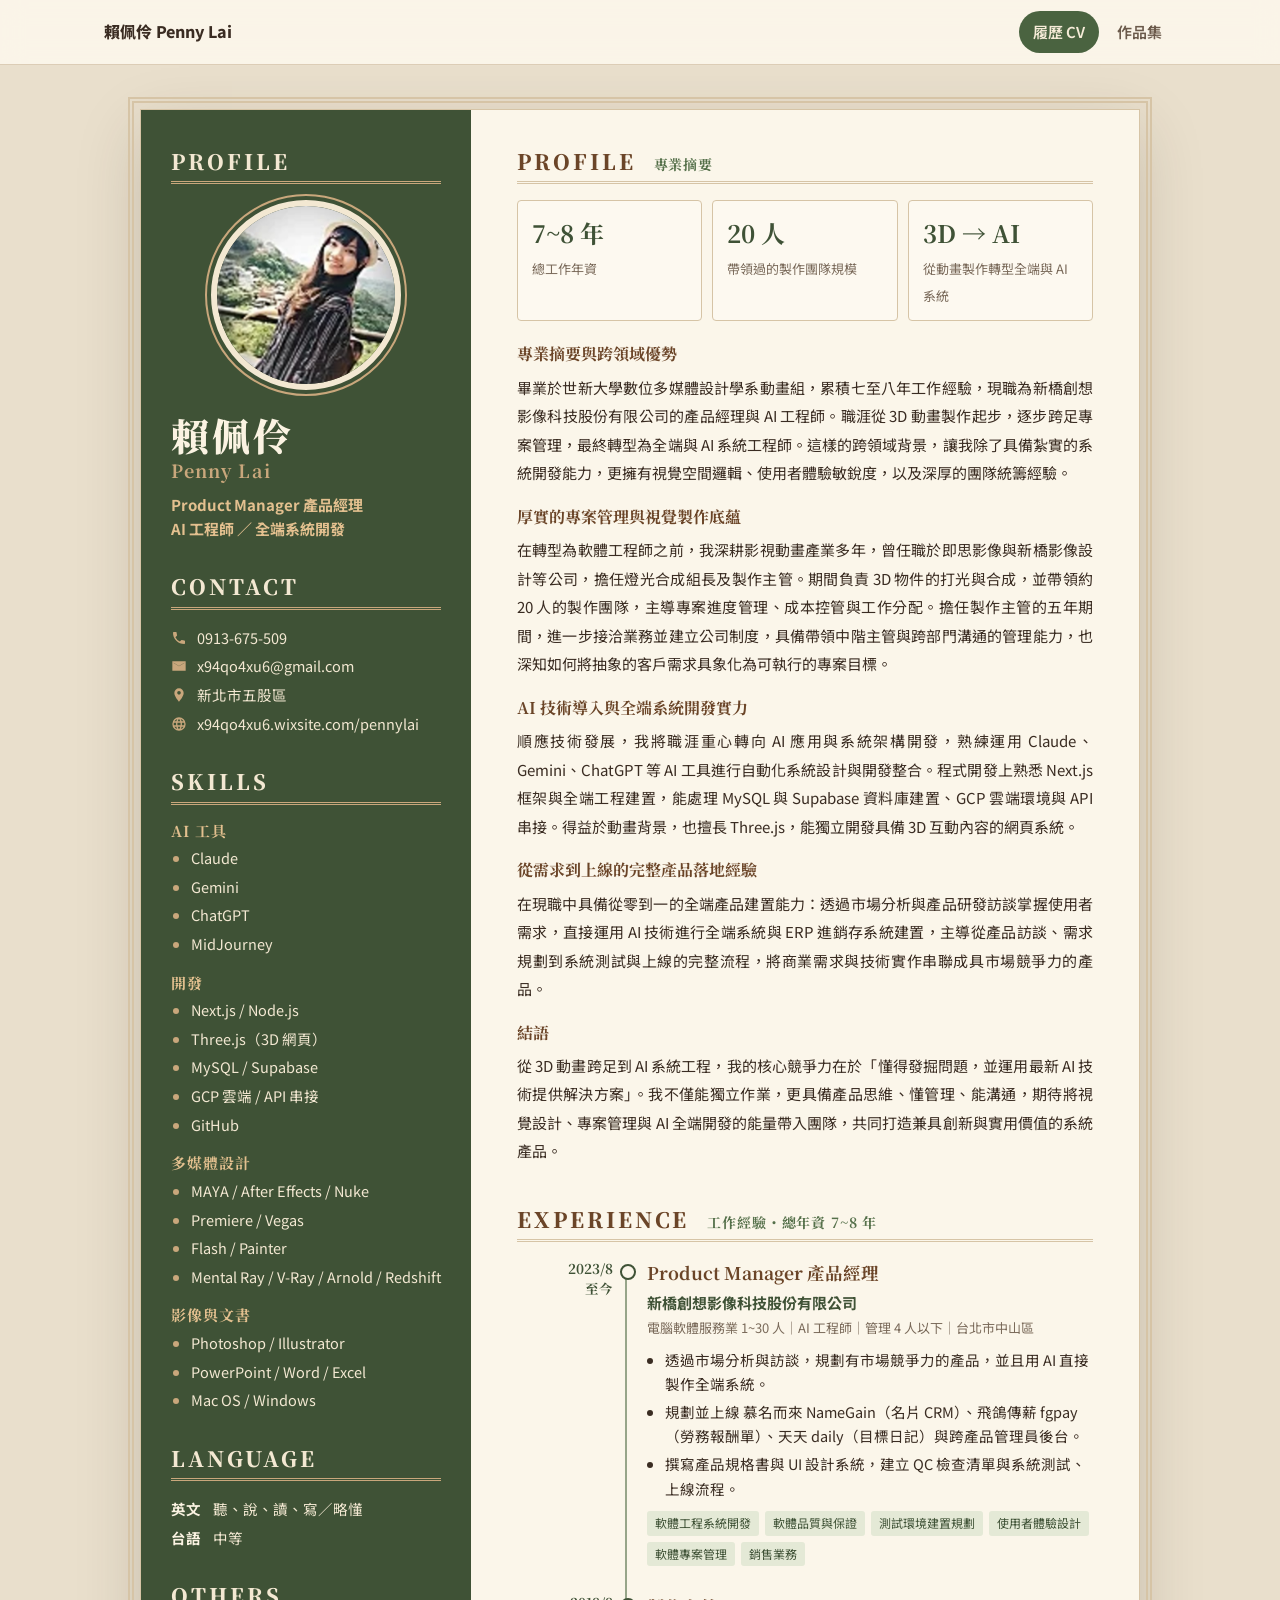
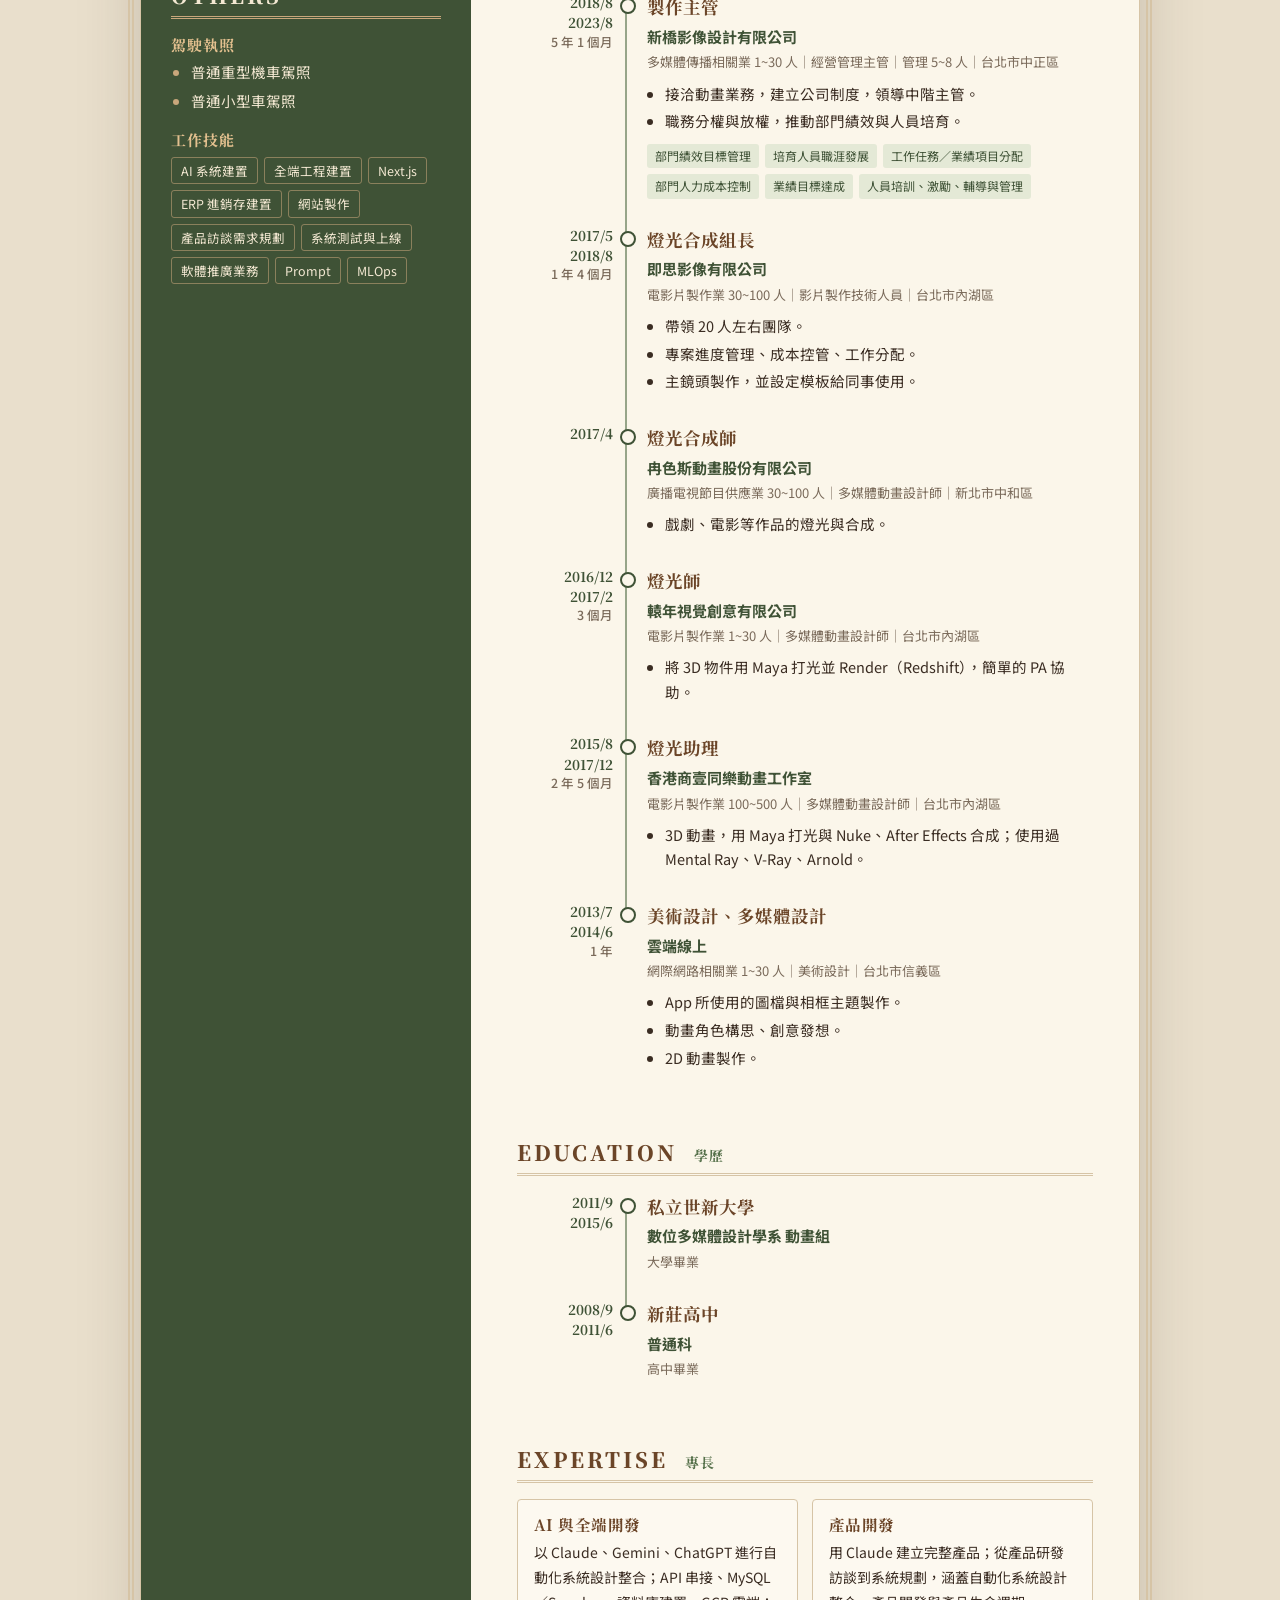
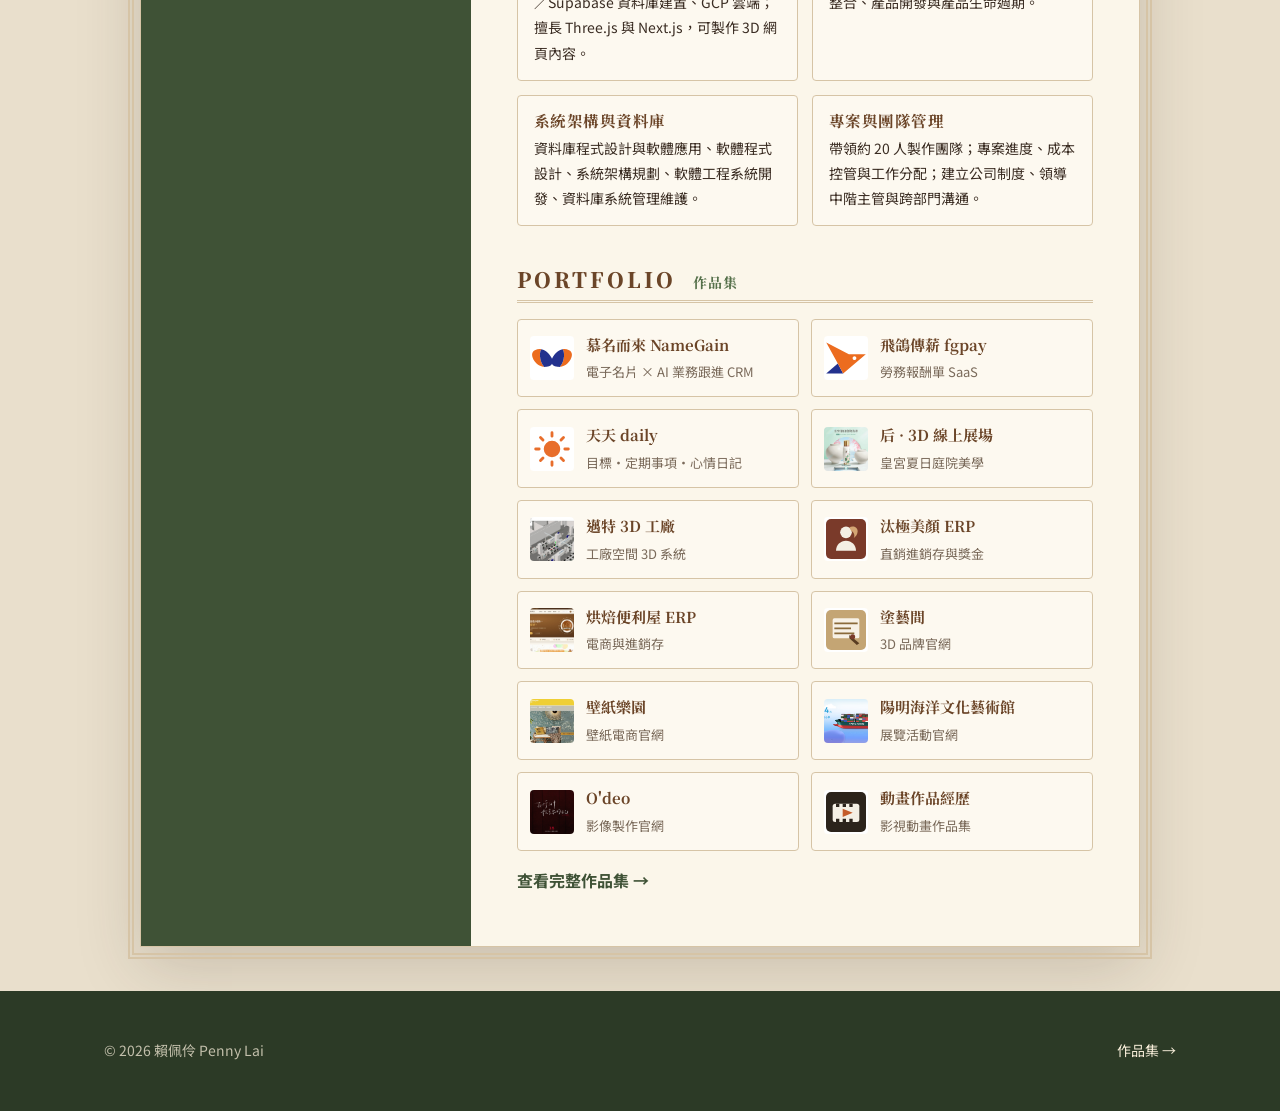
<file: index.html>
<!doctype html>
<html lang="zh-Hant">
<head>
<meta charset="utf-8">
<meta name="viewport" content="width=device-width,initial-scale=1">
<title>賴佩伶 Penny Lai｜履歷</title>
<link rel="icon" href="data:,">
<meta name="description" content="賴佩伶 履歷：產品經理 / AI 工程師，世新大學數位多媒體設計學系動畫組畢業，7~8 年工作經驗，從 3D 動畫跨足 AI 全端系統開發。">
<link rel="preconnect" href="https://fonts.googleapis.com">
<link rel="preconnect" href="https://fonts.gstatic.com" crossorigin>
<link href="https://fonts.googleapis.com/css2?family=Noto+Sans+TC:wght@400;500;700&family=Noto+Serif+TC:wght@600;700;900&display=swap" rel="stylesheet">
<link rel="stylesheet" href="css/style.css">
<style>
  :root{
    --forest:#3f5236; --forest-2:#55704a; --sage:#e4e9d6;
    --coffee:#6b4528; --caramel:#c9a77c; --cream:#fbf6ea; --cream-2:#f3e8d2;
    --text:#3a2c22; --muted:#7a6a5a; --rule:#d6c4a6;
  }
  body{background-color:#e9dfcc}
  .resume{max-width:1000px;margin:44px auto;background:var(--cream);display:grid;grid-template-columns:330px 1fr;border:1px solid var(--rule);outline:6px double var(--rule);outline-offset:6px;box-shadow:0 20px 60px rgba(58,44,34,.18)}
  .side{background:var(--forest);padding:38px 30px 44px;color:var(--cream-2)}
  .main{padding:38px 46px 52px;color:var(--text)}
  .r-h{font-family:"Noto Serif TC",Georgia,serif;font-weight:900;font-size:21px;letter-spacing:.14em;margin:0 0 16px;padding-bottom:6px}
  .side .r-h{color:var(--cream-2);border-bottom:3px double var(--caramel)}
  .main .r-h{color:var(--coffee);border-bottom:3px double var(--rule);margin-top:40px}
  .main .r-h:first-child{margin-top:0}
  .r-h small{font-size:14px;letter-spacing:.06em;color:var(--forest-2);margin-left:10px;font-weight:700}
  .side .r-h small{color:var(--caramel)}
  .photo{width:190px;height:190px;border-radius:50%;margin:8px auto 22px;overflow:hidden;background:var(--cream-2);border:6px solid var(--cream-2);outline:2px solid var(--caramel);outline-offset:4px}
  .photo img{width:100%;height:100%;object-fit:cover}
  .name{font-family:"Noto Serif TC",Georgia,serif;font-weight:900;font-size:38px;line-height:1.2;color:#fbf3e2;margin:0;letter-spacing:.08em}
  .name small{display:block;font-size:18px;font-weight:700;color:var(--caramel);letter-spacing:.06em;margin-top:2px}
  .title{color:#e3c08f;font-weight:700;margin:12px 0 0;font-size:15px;line-height:1.6}
  .side section+section{margin-top:32px}
  .side ul{margin:0 0 6px;padding-left:20px}
  .side li{margin:4px 0;font-size:14.5px}
  .side li::marker{color:var(--caramel)}
  .side a{color:var(--cream-2)}
  .side h4{margin:16px 0 6px;font-size:15px;font-weight:700;color:#e3c08f;font-family:"Noto Serif TC",Georgia,serif;letter-spacing:.06em}
  .contact{list-style:none;padding:0!important}
  .contact li{display:flex;gap:10px;align-items:flex-start;word-break:break-all}
  .contact svg{flex:none;width:16px;height:16px;margin-top:4px;fill:var(--caramel)}
  .lang{display:grid;grid-template-columns:auto 1fr;gap:4px 12px;font-size:14.5px}
  .lang b{color:#fbf3e2}
  .tags{display:flex;flex-wrap:wrap;gap:6px;margin-top:8px}
  .tags span{font-size:12.5px;padding:2px 9px;border:1px solid rgba(201,167,124,.55);border-radius:3px;color:var(--cream-2)}

  .about p{margin:0 0 14px;font-size:15px;line-height:1.9;color:var(--text);text-align:justify}
  .about b{color:var(--coffee);font-family:"Noto Serif TC",Georgia,serif;display:block;font-size:16px;margin-bottom:4px}
  .highlights{display:grid;grid-template-columns:repeat(3,1fr);gap:10px;margin-bottom:18px}
  .highlights div{border:1px solid var(--rule);background:#fdf9f0;padding:12px 14px;border-radius:4px}
  .highlights strong{display:block;font-family:"Noto Serif TC",Georgia,serif;font-size:24px;color:var(--forest)}
  .highlights span{font-size:13px;color:var(--muted)}

  .xp-item{display:grid;grid-template-columns:96px 1fr;gap:0 24px;position:relative;padding-bottom:26px}
  .xp-item::before{content:"";position:absolute;left:108px;top:8px;bottom:-8px;width:2px;background:var(--forest-2);opacity:.6}
  .xp-item::after{content:"";position:absolute;left:103px;top:6px;width:12px;height:12px;border-radius:50%;background:var(--cream);border:2px solid var(--forest)}
  .xp-item:last-child::before{display:none}
  .xp-date{font-weight:700;font-size:13.5px;color:var(--forest);text-align:right;line-height:1.5;font-family:"Noto Serif TC",Georgia,serif}
  .xp-date em{display:block;font-style:normal;font-weight:500;color:var(--muted);font-size:12.5px;font-family:"Noto Sans TC",sans-serif}
  .xp-body{padding-left:10px}
  .xp-title{font-weight:700;font-size:17.5px;color:var(--coffee);font-family:"Noto Serif TC",Georgia,serif}
  .xp-org{font-weight:700;color:var(--forest);font-size:15px;margin-top:2px}
  .xp-meta{font-size:13px;color:var(--muted);margin-top:2px}
  .xp-desc{color:var(--text);font-size:14.5px;margin-top:8px}
  .xp-desc ul{margin:0;padding-left:18px}
  .xp-desc li{margin:3px 0}
  .xp-tags{display:flex;flex-wrap:wrap;gap:6px;margin-top:10px}
  .xp-tags span{font-size:12px;padding:2px 8px;border-radius:3px;background:var(--sage);color:var(--forest)}

  .skill-grid{display:grid;grid-template-columns:repeat(2,1fr);gap:14px}
  .skill-card{border:1px solid var(--rule);background:#fdf9f0;border-radius:4px;padding:14px 16px}
  .skill-card h4{font-family:"Noto Serif TC",Georgia,serif;color:var(--coffee);font-size:15.5px;margin-bottom:6px}
  .skill-card p{font-size:14px;color:var(--text);margin:0;line-height:1.8}

  .works{display:grid;grid-template-columns:repeat(2,1fr);gap:12px}
  .work{display:flex;gap:12px;align-items:center;padding:12px;border:1px solid var(--rule);border-radius:4px;color:var(--text);background:#fdf9f0}
  .work:hover{background:var(--sage);text-decoration:none}
  .work img{width:44px;height:44px;object-fit:cover;border-radius:4px;background:#fff;flex:none}
  .work img.logo{object-fit:contain;padding:2px}
  .work b{display:block;font-size:15px;font-family:"Noto Serif TC",Georgia,serif;color:var(--coffee)}
  .work span{font-size:13px;color:var(--muted)}
  .to-pf{display:inline-block;margin-top:16px;font-weight:700;color:var(--forest)}

  @media(max-width:860px){
    .resume{grid-template-columns:1fr;margin:0;outline:0;border:0;box-shadow:none}
    .side,.main{padding:28px 16px}
    .highlights,.skill-grid,.works{grid-template-columns:1fr}
    .xp-item{grid-template-columns:78px 1fr;gap:0 18px}
    .xp-item::before{left:88px}.xp-item::after{left:83px}
  }
  @media print{body{background:#fff}.resume{margin:0;box-shadow:none;outline:0}.nav{display:none}}
</style>
</head>
<body>

<header class="nav">
  <div class="wrap">
    <a class="brand" href="index.html">賴佩伶 Penny Lai</a>
    <nav class="nav-links">
      <a href="index.html" class="active">履歷 CV</a>
      <a href="portfolio.html">作品集</a>
    </nav>
  </div>
</header>

<article class="resume">
  <!-- ========== 左側欄 ========== -->
  <aside class="side">
    <section>
      <h2 class="r-h">PROFILE</h2>
      <div class="photo"><img src="assets/photo.jpg" alt="賴佩伶"></div>
      <h1 class="name">賴佩伶<small>Penny Lai</small></h1>
      <div class="title">Product Manager 產品經理<br>AI 工程師 ／ 全端系統開發</div>
    </section>

    <section>
      <h2 class="r-h">CONTACT</h2>
      <ul class="contact">
        <li><svg viewBox="0 0 24 24"><path d="M6.6 10.8a15.1 15.1 0 006.6 6.6l2.2-2.2c.3-.3.7-.4 1-.2 1.1.4 2.3.6 3.6.6.6 0 1 .4 1 1V20c0 .6-.4 1-1 1A17 17 0 013 4c0-.6.4-1 1-1h3.5c.6 0 1 .4 1 1 0 1.3.2 2.5.6 3.6.1.3 0 .7-.2 1z"/></svg><a href="tel:0913675509">0913-675-509</a></li>
        <li><svg viewBox="0 0 24 24"><path d="M2 5h20v14H2zm2 2v.5l8 5 8-5V7l-8 5z"/></svg><a href="mailto:x94qo4xu6@gmail.com">x94qo4xu6@gmail.com</a></li>
        <li><svg viewBox="0 0 24 24"><path d="M12 2a7 7 0 00-7 7c0 5.3 7 13 7 13s7-7.7 7-13a7 7 0 00-7-7zm0 9.5A2.5 2.5 0 1112 6a2.5 2.5 0 010 5.5z"/></svg>新北市五股區</li>
        <li><svg viewBox="0 0 24 24"><path d="M12 2a10 10 0 100 20 10 10 0 000-20zm6.9 6h-2.9a15.7 15.7 0 00-1.4-3.6A8 8 0 0118.9 8zM12 4c.8 1.2 1.5 2.5 1.9 4h-3.8c.4-1.5 1.1-2.8 1.9-4zM4.3 14a8.2 8.2 0 010-4h3.4a16.5 16.5 0 000 4zm.8 2h2.9c.3 1.3.8 2.5 1.4 3.6A8 8 0 015.1 16zM8 8H5.1a8 8 0 014.3-3.6C8.8 5.5 8.3 6.7 8 8zm4 12c-.8-1.2-1.5-2.5-1.9-4h3.8c-.4 1.5-1.1 2.8-1.9 4zm2.3-6H9.7a14.7 14.7 0 010-4h4.6a14.7 14.7 0 010 4zm.3 5.6c.6-1.1 1.1-2.3 1.4-3.6h2.9a8 8 0 01-4.3 3.6zm1.7-5.6a16.5 16.5 0 000-4h3.4a8.2 8.2 0 010 4z"/></svg><a href="https://x94qo4xu6.wixsite.com/pennylai" target="_blank" rel="noopener">x94qo4xu6.wixsite.com/pennylai</a></li>
      </ul>
    </section>

    <section>
      <h2 class="r-h">SKILLS</h2>
      <h4>AI 工具</h4>
      <ul><li>Claude</li><li>Gemini</li><li>ChatGPT</li><li>MidJourney</li></ul>
      <h4>開發</h4>
      <ul>
        <li>Next.js / Node.js</li>
        <li>Three.js（3D 網頁）</li>
        <li>MySQL / Supabase</li>
        <li>GCP 雲端 / API 串接</li>
        <li>GitHub</li>
      </ul>
      <h4>多媒體設計</h4>
      <ul>
        <li>MAYA / After Effects / Nuke</li>
        <li>Premiere / Vegas</li>
        <li>Flash / Painter</li>
        <li>Mental Ray / V-Ray / Arnold / Redshift</li>
      </ul>
      <h4>影像與文書</h4>
      <ul>
        <li>Photoshop / Illustrator</li>
        <li>PowerPoint / Word / Excel</li>
        <li>Mac OS / Windows</li>
      </ul>
    </section>

    <section>
      <h2 class="r-h">LANGUAGE</h2>
      <div class="lang">
        <b>英文</b><span>聽、說、讀、寫／略懂</span>
        <b>台語</b><span>中等</span>
      </div>
    </section>

    <section>
      <h2 class="r-h">OTHERS</h2>
      <h4>駕駛執照</h4>
      <ul><li>普通重型機車駕照</li><li>普通小型車駕照</li></ul>
      <h4>工作技能</h4>
      <div class="tags">
        <span>AI 系統建置</span><span>全端工程建置</span><span>Next.js</span><span>ERP 進銷存建置</span><span>網站製作</span><span>產品訪談需求規劃</span><span>系統測試與上線</span><span>軟體推廣業務</span><span>Prompt</span><span>MLOps</span>
      </div>
    </section>
  </aside>

  <!-- ========== 右側主欄 ========== -->
  <div class="main">

    <h2 class="r-h">PROFILE <small>專業摘要</small></h2>
    <div class="highlights">
      <div><strong>7~8 年</strong><span>總工作年資</span></div>
      <div><strong>20 人</strong><span>帶領過的製作團隊規模</span></div>
      <div><strong>3D → AI</strong><span>從動畫製作轉型全端與 AI 系統</span></div>
    </div>
    <div class="about">
      <p><b>專業摘要與跨領域優勢</b>畢業於世新大學數位多媒體設計學系動畫組，累積七至八年工作經驗，現職為新橋創想影像科技股份有限公司的產品經理與 AI 工程師。職涯從 3D 動畫製作起步，逐步跨足專案管理，最終轉型為全端與 AI 系統工程師。這樣的跨領域背景，讓我除了具備紮實的系統開發能力，更擁有視覺空間邏輯、使用者體驗敏銳度，以及深厚的團隊統籌經驗。</p>
      <p><b>厚實的專案管理與視覺製作底蘊</b>在轉型為軟體工程師之前，我深耕影視動畫產業多年，曾任職於即思影像與新橋影像設計等公司，擔任燈光合成組長及製作主管。期間負責 3D 物件的打光與合成，並帶領約 20 人的製作團隊，主導專案進度管理、成本控管與工作分配。擔任製作主管的五年期間，進一步接洽業務並建立公司制度，具備帶領中階主管與跨部門溝通的管理能力，也深知如何將抽象的客戶需求具象化為可執行的專案目標。</p>
      <p><b>AI 技術導入與全端系統開發實力</b>順應技術發展，我將職涯重心轉向 AI 應用與系統架構開發，熟練運用 Claude、Gemini、ChatGPT 等 AI 工具進行自動化系統設計與開發整合。程式開發上熟悉 Next.js 框架與全端工程建置，能處理 MySQL 與 Supabase 資料庫建置、GCP 雲端環境與 API 串接。得益於動畫背景，也擅長 Three.js，能獨立開發具備 3D 互動內容的網頁系統。</p>
      <p><b>從需求到上線的完整產品落地經驗</b>在現職中具備從零到一的全端產品建置能力：透過市場分析與產品研發訪談掌握使用者需求，直接運用 AI 技術進行全端系統與 ERP 進銷存系統建置，主導從產品訪談、需求規劃到系統測試與上線的完整流程，將商業需求與技術實作串聯成具市場競爭力的產品。</p>
      <p><b>結語</b>從 3D 動畫跨足到 AI 系統工程，我的核心競爭力在於「懂得發掘問題，並運用最新 AI 技術提供解決方案」。我不僅能獨立作業，更具備產品思維、懂管理、能溝通，期待將視覺設計、專案管理與 AI 全端開發的能量帶入團隊，共同打造兼具創新與實用價值的系統產品。</p>
    </div>

    <h2 class="r-h">EXPERIENCE <small>工作經驗・總年資 7~8 年</small></h2>
    <div class="xp">

      <div class="xp-item">
        <div class="xp-date">2023/8<br>至今</div>
        <div class="xp-body">
          <div class="xp-title">Product Manager 產品經理</div>
          <div class="xp-org">新橋創想影像科技股份有限公司</div>
          <div class="xp-meta">電腦軟體服務業 1~30 人｜AI 工程師｜管理 4 人以下｜台北市中山區</div>
          <div class="xp-desc"><ul>
            <li>透過市場分析與訪談，規劃有市場競爭力的產品，並且用 AI 直接製作全端系統。</li>
            <li>規劃並上線 慕名而來 NameGain（名片 CRM）、飛鴿傳薪 fgpay（勞務報酬單）、天天 daily（目標日記）與跨產品管理員後台。</li>
            <li>撰寫產品規格書與 UI 設計系統，建立 QC 檢查清單與系統測試、上線流程。</li>
          </ul></div>
          <div class="xp-tags"><span>軟體工程系統開發</span><span>軟體品質與保證</span><span>測試環境建置規劃</span><span>使用者體驗設計</span><span>軟體專案管理</span><span>銷售業務</span></div>
        </div>
      </div>

      <div class="xp-item">
        <div class="xp-date">2018/8<br>2023/8<em>5 年 1 個月</em></div>
        <div class="xp-body">
          <div class="xp-title">製作主管</div>
          <div class="xp-org">新橋影像設計有限公司</div>
          <div class="xp-meta">多媒體傳播相關業 1~30 人｜經營管理主管｜管理 5~8 人｜台北市中正區</div>
          <div class="xp-desc"><ul>
            <li>接洽動畫業務，建立公司制度，領導中階主管。</li>
            <li>職務分權與放權，推動部門績效與人員培育。</li>
          </ul></div>
          <div class="xp-tags"><span>部門績效目標管理</span><span>培育人員職涯發展</span><span>工作任務／業績項目分配</span><span>部門人力成本控制</span><span>業績目標達成</span><span>人員培訓、激勵、輔導與管理</span></div>
        </div>
      </div>

      <div class="xp-item">
        <div class="xp-date">2017/5<br>2018/8<em>1 年 4 個月</em></div>
        <div class="xp-body">
          <div class="xp-title">燈光合成組長</div>
          <div class="xp-org">即思影像有限公司</div>
          <div class="xp-meta">電影片製作業 30~100 人｜影片製作技術人員｜台北市內湖區</div>
          <div class="xp-desc"><ul>
            <li>帶領 20 人左右團隊。</li>
            <li>專案進度管理、成本控管、工作分配。</li>
            <li>主鏡頭製作，並設定模板給同事使用。</li>
          </ul></div>
        </div>
      </div>

      <div class="xp-item">
        <div class="xp-date">2017/4</div>
        <div class="xp-body">
          <div class="xp-title">燈光合成師</div>
          <div class="xp-org">冉色斯動畫股份有限公司</div>
          <div class="xp-meta">廣播電視節目供應業 30~100 人｜多媒體動畫設計師｜新北市中和區</div>
          <div class="xp-desc"><ul><li>戲劇、電影等作品的燈光與合成。</li></ul></div>
        </div>
      </div>

      <div class="xp-item">
        <div class="xp-date">2016/12<br>2017/2<em>3 個月</em></div>
        <div class="xp-body">
          <div class="xp-title">燈光師</div>
          <div class="xp-org">轅年視覺創意有限公司</div>
          <div class="xp-meta">電影片製作業 1~30 人｜多媒體動畫設計師｜台北市內湖區</div>
          <div class="xp-desc"><ul><li>將 3D 物件用 Maya 打光並 Render（Redshift），簡單的 PA 協助。</li></ul></div>
        </div>
      </div>

      <div class="xp-item">
        <div class="xp-date">2015/8<br>2017/12<em>2 年 5 個月</em></div>
        <div class="xp-body">
          <div class="xp-title">燈光助理</div>
          <div class="xp-org">香港商壹同樂動畫工作室</div>
          <div class="xp-meta">電影片製作業 100~500 人｜多媒體動畫設計師｜台北市內湖區</div>
          <div class="xp-desc"><ul><li>3D 動畫，用 Maya 打光與 Nuke、After Effects 合成；使用過 Mental Ray、V-Ray、Arnold。</li></ul></div>
        </div>
      </div>

      <div class="xp-item">
        <div class="xp-date">2013/7<br>2014/6<em>1 年</em></div>
        <div class="xp-body">
          <div class="xp-title">美術設計、多媒體設計</div>
          <div class="xp-org">雲端線上</div>
          <div class="xp-meta">網際網路相關業 1~30 人｜美術設計｜台北市信義區</div>
          <div class="xp-desc"><ul>
            <li>App 所使用的圖檔與相框主題製作。</li>
            <li>動畫角色構思、創意發想。</li>
            <li>2D 動畫製作。</li>
          </ul></div>
        </div>
      </div>
    </div>

    <h2 class="r-h">EDUCATION <small>學歷</small></h2>
    <div class="xp">
      <div class="xp-item">
        <div class="xp-date">2011/9<br>2015/6</div>
        <div class="xp-body">
          <div class="xp-title">私立世新大學</div>
          <div class="xp-org">數位多媒體設計學系 動畫組</div>
          <div class="xp-meta">大學畢業</div>
        </div>
      </div>
      <div class="xp-item">
        <div class="xp-date">2008/9<br>2011/6</div>
        <div class="xp-body">
          <div class="xp-title">新莊高中</div>
          <div class="xp-org">普通科</div>
          <div class="xp-meta">高中畢業</div>
        </div>
      </div>
    </div>

    <h2 class="r-h">EXPERTISE <small>專長</small></h2>
    <div class="skill-grid">
      <div class="skill-card"><h4>AI 與全端開發</h4><p>以 Claude、Gemini、ChatGPT 進行自動化系統設計整合；API 串接、MySQL／Supabase 資料庫建置、GCP 雲端；擅長 Three.js 與 Next.js，可製作 3D 網頁內容。</p></div>
      <div class="skill-card"><h4>產品開發</h4><p>用 Claude 建立完整產品；從產品研發訪談到系統規劃，涵蓋自動化系統設計整合、產品開發與產品生命週期。</p></div>
      <div class="skill-card"><h4>系統架構與資料庫</h4><p>資料庫程式設計與軟體應用、軟體程式設計、系統架構規劃、軟體工程系統開發、資料庫系統管理維護。</p></div>
      <div class="skill-card"><h4>專案與團隊管理</h4><p>帶領約 20 人製作團隊；專案進度、成本控管與工作分配；建立公司制度、領導中階主管與跨部門溝通。</p></div>
    </div>

    <h2 class="r-h">PORTFOLIO <small>作品集</small></h2>
    <div class="works">
      <a class="work" href="portfolio.html#namegain"><img class="logo" src="assets/logo/namegain_logo.svg" alt=""><div><b>慕名而來 NameGain</b><span>電子名片 × AI 業務跟進 CRM</span></div></a>
      <a class="work" href="portfolio.html#fgpay"><img class="logo" src="assets/logo/fgpay-LOGO.svg" alt=""><div><b>飛鴿傳薪 fgpay</b><span>勞務報酬單 SaaS</span></div></a>
      <a class="work" href="portfolio.html#daily"><img class="logo" src="assets/logo/daily-icon.svg" alt=""><div><b>天天 daily</b><span>目標・定期事項・心情日記</span></div></a>
      <a class="work" href="portfolio.html#whoo"><img src="assets/works/whoo-shot.jpg" alt=""><div><b>后 · 3D 線上展場</b><span>皇宮夏日庭院美學</span></div></a>
      <a class="work" href="portfolio.html#might"><img src="assets/works/might-shot.jpg" alt=""><div><b>邁特 3D 工廠</b><span>工廠空間 3D 系統</span></div></a>
      <a class="work" href="portfolio.html#taichi"><img class="logo" src="assets/works/taichi.svg" alt=""><div><b>汰極美顏 ERP</b><span>直銷進銷存與獎金</span></div></a>
      <a class="work" href="portfolio.html#bakery"><img src="assets/works/bakery-shot.jpg" alt=""><div><b>烘焙便利屋 ERP</b><span>電商與進銷存</span></div></a>
      <a class="work" href="portfolio.html#tuart"><img class="logo" src="assets/works/tuart.svg" alt=""><div><b>塗藝間</b><span>3D 品牌官網</span></div></a>
      <a class="work" href="portfolio.html#wowpaper"><img src="assets/works/wowpaper.webp" alt=""><div><b>壁紙樂園</b><span>壁紙電商官網</span></div></a>
      <a class="work" href="portfolio.html#ymcf"><img src="assets/works/ymcf.jpg" alt=""><div><b>陽明海洋文化藝術館</b><span>展覽活動官網</span></div></a>
      <a class="work" href="portfolio.html#odeo"><img src="assets/works/odeo.jpg" alt=""><div><b>O'deo</b><span>影像製作官網</span></div></a>
      <a class="work" href="https://x94qo4xu6.wixsite.com/pennylai" target="_blank" rel="noopener"><img class="logo" src="assets/works/animation.svg" alt=""><div><b>動畫作品經歷</b><span>影視動畫作品集</span></div></a>
    </div>
    <a class="to-pf" href="portfolio.html">查看完整作品集 →</a>
  </div>
</article>

<footer class="foot">
  <div class="wrap">
    <span>© 2026 賴佩伶 Penny Lai</span>
    <span><a href="portfolio.html">作品集 →</a></span>
  </div>
</footer>
</body>
</html>
</file>
<file: css/style.css>
:root{
  --blue:#4a6340; --blue-deep:#2c3a26; --blue-tint:#e4e9d6;
  --orange:#8b5a34; --orange-tint:#f1e3cf;
  --ink:#3a2c22; --ink-2:#6b5a4b; --ink-3:#9a8875;
  --line:#dccdb6; --paper:#f3ead9; --card:#fbf6ea;
  --radius:8px; --shadow:0 1px 0 rgba(58,44,34,.06),0 6px 18px rgba(58,44,34,.08);
  --max:1120px;
}
*{box-sizing:border-box}
html{scroll-behavior:smooth;scroll-padding-top:84px}
body{margin:0;background-image:radial-gradient(rgba(139,90,52,.06) 1px,transparent 1px);background-size:4px 4px;font-family:"Noto Sans TC","PingFang TC","Microsoft JhengHei",system-ui,sans-serif;color:var(--ink);background:var(--paper);line-height:1.7;-webkit-font-smoothing:antialiased}
img{max-width:100%;display:block}
a{color:var(--blue);text-decoration:none}
a:hover{text-decoration:underline}
h1,h2,h3,h4{line-height:1.3;margin:0;font-weight:700;letter-spacing:.03em;font-family:"Noto Serif TC",Georgia,serif}
p{margin:0}
.wrap{max-width:var(--max);margin:0 auto;padding:0 24px}
@media(max-width:640px){.wrap{padding:0 16px}}

/* nav */
.nav{position:sticky;top:0;z-index:50;background:rgba(251,246,234,.94);backdrop-filter:saturate(1.4) blur(12px);border-bottom:1px solid var(--line)}
.nav .wrap{display:flex;align-items:center;justify-content:space-between;height:64px;gap:16px}
.brand{display:flex;align-items:center;font-weight:800;color:var(--ink);white-space:nowrap}
.brand:hover{text-decoration:none}
.nav-links{display:flex;gap:4px}
.nav-links a{padding:8px 14px;border-radius:999px;color:var(--ink-2);font-weight:600;font-size:15px}
.nav-links a:hover{background:var(--paper);text-decoration:none}
.nav-links a.active{background:var(--blue);color:#f6ecd8}

/* common */
.eyebrow{font-size:12px;font-weight:700;letter-spacing:.22em;color:var(--blue);font-family:"Noto Serif TC",Georgia,serif;text-transform:uppercase}
.section{padding:72px 0}
.section-head{margin-bottom:32px}
.section-head h2{font-size:clamp(26px,3.4vw,34px);margin-top:6px}
.section-head p{color:var(--ink-2);margin-top:10px;max-width:720px}
.card{background:var(--card);border:1px solid var(--line);border-radius:var(--radius);box-shadow:var(--shadow)}
.chip{display:inline-flex;align-items:center;padding:4px 12px;border-radius:999px;font-size:13px;font-weight:600;background:var(--paper);border:1px solid var(--line);color:var(--ink-2)}
.chip.blue{background:var(--blue-tint);border-color:transparent;color:var(--blue)}
.chip.orange{background:var(--orange-tint);border-color:transparent;color:var(--orange)}
.chips{display:flex;flex-wrap:wrap;gap:8px}
.btn{display:inline-flex;align-items:center;gap:8px;padding:12px 22px;border-radius:999px;font-weight:700;font-size:15px;border:1px solid transparent;transition:transform .15s,box-shadow .15s}
.btn:hover{text-decoration:none;transform:translateY(-1px)}
.btn-primary{background:var(--orange);color:#fff;box-shadow:0 3px 0 #5e3c22}
.btn-ghost{background:var(--card);color:var(--blue);border-color:var(--line)}
.btn-dark{background:rgba(255,255,255,.1);color:#fff;border-color:rgba(255,255,255,.25)}
.grid{display:grid;gap:20px}
.g2{grid-template-columns:repeat(2,minmax(0,1fr))}
.g3{grid-template-columns:repeat(3,minmax(0,1fr))}
.g4{grid-template-columns:repeat(4,minmax(0,1fr))}
@media(max-width:900px){.g3,.g4{grid-template-columns:repeat(2,minmax(0,1fr))}}
@media(max-width:640px){.g2,.g3,.g4{grid-template-columns:1fr}}

/* ===== CV ===== */
.cv-hero{background:radial-gradient(120% 90% at 85% 0%,#25339f 0%,var(--blue-deep) 55%,#070b35 100%);color:#fff;position:relative;overflow:hidden}
.cv-hero::after{content:"";position:absolute;right:-120px;bottom:-160px;width:420px;height:420px;background:var(--orange);opacity:.18;border-radius:48px;transform:rotate(24deg)}
.cv-hero .wrap{display:grid;grid-template-columns:200px 1fr;gap:40px;align-items:center;padding-top:72px;padding-bottom:72px;position:relative;z-index:1}
.avatar{width:200px;height:200px;border-radius:50%;object-fit:cover;border:4px solid rgba(255,255,255,.9);box-shadow:0 12px 40px rgba(0,0,0,.35)}
.cv-hero h1{font-size:clamp(34px,5vw,52px)}
.cv-hero h1 small{font-size:.5em;font-weight:600;opacity:.75;margin-left:10px}
.cv-hero .role{font-size:18px;color:#ffb98c;font-weight:700;margin-top:8px}
.cv-hero .lead{margin-top:16px;color:rgba(255,255,255,.82);max-width:640px}
.cv-hero .chips{margin-top:18px}
.cv-hero .chip{background:rgba(255,255,255,.1);border-color:rgba(255,255,255,.18);color:#fff}
.contact-row{display:flex;flex-wrap:wrap;gap:12px;margin-top:24px}
@media(max-width:760px){.cv-hero .wrap{grid-template-columns:1fr;text-align:left;gap:24px}.avatar{width:132px;height:132px}}

.stats{display:grid;grid-template-columns:repeat(4,1fr);gap:16px;margin-top:-36px;position:relative;z-index:2}
.stat{padding:22px 24px}
.stat b{display:block;font-size:30px;color:var(--blue);line-height:1.1}
.stat span{font-size:14px;color:var(--ink-2)}
@media(max-width:760px){.stats{grid-template-columns:repeat(2,1fr)}}

.cv-layout{display:grid;grid-template-columns:minmax(0,1fr) 340px;gap:28px;align-items:start}
@media(max-width:960px){.cv-layout{grid-template-columns:1fr}}
.block{padding:28px}
.block+.block{margin-top:24px}
.block h3{font-size:20px;display:flex;align-items:center;gap:10px;margin-bottom:18px}
.block h3::before{content:"";width:6px;height:20px;border-radius:3px;background:var(--orange)}

.timeline{position:relative;padding-left:22px}
.timeline::before{content:"";position:absolute;left:5px;top:6px;bottom:6px;width:2px;background:var(--line)}
.t-item{position:relative;padding-bottom:22px}
.t-item:last-child{padding-bottom:0}
.t-item::before{content:"";position:absolute;left:-22px;top:7px;width:12px;height:12px;border-radius:50%;background:#fff;border:3px solid var(--blue)}
.t-item.hl::before{border-color:var(--orange)}
.t-date{font-size:13px;font-weight:700;color:var(--orange)}
.t-title{font-weight:800;font-size:17px}
.t-org{color:var(--ink-2);font-size:14px}
.t-item ul{margin:8px 0 0;padding-left:18px;color:var(--ink-2);font-size:15px}
.t-item li{margin:3px 0}

.awards{list-style:none;margin:0;padding:0}
.awards li{display:grid;grid-template-columns:86px 1fr;gap:10px;padding:10px 0;border-bottom:1px dashed var(--line);font-size:15px}
.awards li:last-child{border-bottom:0}
.awards time{font-weight:700;color:var(--blue);font-size:13px;padding-top:2px}
.skill-group+.skill-group{margin-top:18px}
.skill-group h4{font-size:14px;color:var(--ink-3);margin-bottom:8px;font-weight:700}
.todo{border:1.5px dashed #f3b48c;background:var(--orange-tint);color:#9a4410;border-radius:12px;padding:12px 14px;font-size:14px}

.pf-card{overflow:hidden;display:flex;flex-direction:column;transition:transform .2s,box-shadow .2s;color:inherit}
.pf-card:hover{transform:translateY(-3px);box-shadow:0 12px 28px rgba(58,44,34,.16);text-decoration:none}
.pf-card .thumb{aspect-ratio:16/10;background:var(--paper);overflow:hidden;border-bottom:1px solid var(--line)}
.pf-card .thumb img{width:100%;height:100%;object-fit:cover;object-position:top}
.pf-card .body{padding:18px 20px 20px}
.pf-card .name{display:flex;align-items:center;gap:10px;font-weight:800;font-size:17px}
.pf-card .name img{height:24px;width:auto}
.pf-card p{color:var(--ink-2);font-size:14px;margin-top:6px}

/* ===== Portfolio ===== */
.pf-hero{background:transparent;border-bottom:3px double var(--line)}
.pf-hero .wrap{padding-top:64px;padding-bottom:48px}
.pf-hero h1{font-size:clamp(32px,4.6vw,48px)}
.pf-hero h1 em{font-style:normal;color:var(--orange)}
.pf-hero p{color:var(--ink-2);margin-top:14px;max-width:760px;font-size:17px}

.chain{display:grid;grid-template-columns:repeat(5,1fr);gap:12px;margin-top:32px}
.chain div{padding:16px;border-radius:var(--radius);background:var(--card);border:1px solid var(--line);text-align:center}
.chain b{display:block;font-size:26px;color:var(--blue)}
.chain span{font-size:13px;color:var(--ink-2)}
@media(max-width:760px){.chain{grid-template-columns:repeat(2,1fr)}}

.toc{position:sticky;top:64px;z-index:40;background:rgba(243,234,217,.95);backdrop-filter:blur(10px);border-bottom:1px solid var(--line)}
.toc .wrap{display:flex;gap:6px;overflow-x:auto;padding-top:10px;padding-bottom:10px;scrollbar-width:none}
.toc a{flex:none;padding:6px 14px;border-radius:999px;font-size:14px;font-weight:600;color:var(--ink-2);background:var(--card);border:1px solid var(--line)}
.toc a:hover{text-decoration:none;border-color:var(--blue);color:var(--blue)}

.product{padding:80px 0;border-bottom:3px double var(--line)}
.product:nth-of-type(even){background:rgba(251,246,234,.75)}
.p-head{display:grid;grid-template-columns:minmax(0,1.05fr) minmax(0,1fr);gap:40px;align-items:center}
@media(max-width:900px){.p-head{grid-template-columns:1fr}}
.p-logo{height:44px;width:auto;margin-bottom:16px}
.p-title{font-size:clamp(28px,3.6vw,38px)}
.p-title span{display:block;font-size:.5em;color:var(--ink-3);font-weight:700;margin-top:6px;letter-spacing:.04em}
.p-tagline{font-size:19px;font-weight:700;color:var(--blue);margin-top:14px}
.p-desc{color:var(--ink-2);margin-top:12px}
.p-meta{display:flex;flex-wrap:wrap;gap:8px;margin-top:18px}
.p-shot{border-radius:var(--radius);overflow:hidden;border:1px solid var(--line);box-shadow:0 10px 30px rgba(58,44,34,.16);background:var(--card);cursor:zoom-in;padding:6px}
.p-shot img{width:100%}

.sub{margin-top:52px}
.sub h3{font-size:20px;margin-bottom:18px;display:flex;align-items:center;gap:10px}
.sub h3 i{font-style:normal;font-size:12px;font-weight:800;letter-spacing:.2em;color:var(--blue)}

.feat{padding:22px}
.feat .ic{width:40px;height:40px;border-radius:12px;display:grid;place-items:center;background:var(--blue-tint);color:var(--blue);font-weight:800;margin-bottom:12px}
.feat:nth-child(even) .ic{background:var(--orange-tint);color:var(--orange)}
.feat h4{font-size:16px}
.feat p{color:var(--ink-2);font-size:14px;margin-top:6px}

.gallery{display:grid;grid-template-columns:repeat(auto-fill,minmax(220px,1fr));gap:16px}
.gallery.phones{grid-template-columns:repeat(auto-fill,minmax(128px,1fr))}
.gallery figure{margin:0;background:var(--card);border:1px solid var(--line);border-radius:12px;overflow:hidden;cursor:zoom-in;transition:transform .2s}
.gallery figure:hover{transform:translateY(-2px)}
.gallery img{width:100%;aspect-ratio:16/10;object-fit:cover;object-position:top}
.gallery.phones img{aspect-ratio:9/16}
.gallery figcaption{font-size:13px;color:var(--ink-2);padding:8px 12px;border-top:1px solid var(--line)}

.compare{width:100%;border-collapse:separate;border-spacing:0;background:var(--card);border:1px solid var(--line);border-radius:var(--radius);overflow:hidden;font-size:15px}
.compare th,.compare td{padding:14px 16px;text-align:left;vertical-align:top;border-bottom:1px solid var(--line)}
.compare tr:last-child td{border-bottom:0}
.compare thead th{background:var(--paper);font-size:13px;color:var(--ink-2);font-weight:700}
.compare thead th.us{background:var(--blue);color:#fff}
.compare td:first-child{font-weight:700;width:18%;white-space:nowrap}
.compare td.us{background:var(--blue-tint);color:var(--ink);font-weight:600}
.compare td:not(.us):not(:first-child){color:var(--ink-2)}
.table-scroll{overflow-x:auto}
.table-scroll .compare{min-width:640px}

.role-box{display:grid;grid-template-columns:repeat(auto-fit,minmax(240px,1fr));gap:16px}
.role-box .card{padding:20px}
.role-box h4{font-size:15px;margin-bottom:8px}
.role-box p,.role-box li{font-size:14px;color:var(--ink-2)}
.role-box ul{margin:0;padding-left:18px}

/* illustrative UI mock */
.mock{background:var(--card);border:1px solid var(--line);border-radius:var(--radius);box-shadow:0 10px 30px rgba(58,44,34,.14);overflow:hidden;font-size:12px}
.mock-bar{display:flex;align-items:center;gap:6px;padding:10px 14px;border-bottom:1px solid var(--line);background:var(--paper)}
.mock-bar i{width:10px;height:10px;border-radius:50%;background:#d6d8e2}
.mock-bar span{margin-left:10px;color:var(--ink-3);font-weight:600}
.mock-body{display:grid;grid-template-columns:120px 1fr;min-height:280px}
.mock-side{border-right:1px solid var(--line);padding:12px 8px;display:flex;flex-direction:column;gap:6px}
.mock-side b{display:block;padding:7px 10px;border-radius:8px;color:var(--ink-2);font-weight:600}
.mock-side b.on{background:var(--orange);color:#fff}
.mock-main{padding:14px;display:flex;flex-direction:column;gap:12px}
.mock-kpis{display:grid;grid-template-columns:repeat(3,1fr);gap:8px}
.mock-kpis div{background:var(--paper);border-radius:10px;padding:10px}
.mock-kpis small{color:var(--ink-3)}
.mock-kpis b{display:block;font-size:18px;color:var(--blue)}
.mock-chart{height:110px;border-radius:10px;background:var(--paper);position:relative;overflow:hidden}
.mock-chart svg{position:absolute;inset:0;width:100%;height:100%}
.mock-rows div{display:flex;justify-content:space-between;padding:7px 2px;border-bottom:1px solid var(--line);color:var(--ink-2)}
.mock-rows em{font-style:normal;font-weight:700;padding:1px 8px;border-radius:6px;background:var(--blue-tint);color:var(--blue)}
.mock-note{font-size:12px;color:var(--ink-3);margin-top:10px;text-align:center}
.mock-form{padding:18px;display:flex;flex-direction:column;gap:10px;max-width:300px;margin:0 auto}
.mock-form .f{height:30px;border:1px solid var(--line);border-radius:8px;background:var(--paper)}
.mock-form .sig{height:80px;border:1.5px dashed var(--ink-3);border-radius:8px;display:grid;place-items:center;color:var(--ink-3);font-family:cursive;font-size:22px}
.mock-form .go{height:36px;border-radius:8px;background:var(--orange);color:#fff;display:grid;place-items:center;font-weight:700}

.custom-list .card{padding:22px}
.custom-list h4{font-size:17px}
.custom-list p{color:var(--ink-2);font-size:14px;margin-top:6px}
.tag-row{display:flex;gap:6px;margin-bottom:10px}

/* footer */
.foot{background:var(--blue-deep);color:rgba(246,236,216,.75);padding:48px 0;font-size:14px}
.foot .wrap{display:flex;flex-wrap:wrap;justify-content:space-between;gap:20px;align-items:center}
.foot a{color:#f6ecd8}
.cta-band{background:linear-gradient(120deg,var(--blue-deep) 0%,var(--blue) 55%,var(--orange) 130%);color:#f6ecd8;border-radius:var(--radius);padding:40px;display:flex;flex-wrap:wrap;justify-content:space-between;align-items:center;gap:20px}
.cta-band h3{font-size:26px}
.cta-band p{opacity:.85;margin-top:6px}

/* lightbox */
.lb{position:fixed;inset:0;background:rgba(44,34,26,.9);display:none;align-items:center;justify-content:center;z-index:100;padding:24px;cursor:zoom-out}
.lb.open{display:flex}
.lb img{max-width:min(1400px,100%);max-height:88vh;border-radius:12px;box-shadow:0 30px 80px rgba(0,0,0,.5);background:var(--card)}
.lb p{position:absolute;bottom:18px;left:0;right:0;text-align:center;color:#fff;font-size:14px}

@media print{
  .nav,.toc,.lb,.foot,.cta-band{display:none!important}
  body{background:#fff}
  .card{box-shadow:none}
  .cv-hero{-webkit-print-color-adjust:exact;print-color-adjust:exact}
}
.custom-list .pf-card{padding:0}.custom-list .pf-card .body{padding:18px 20px}
</file>
